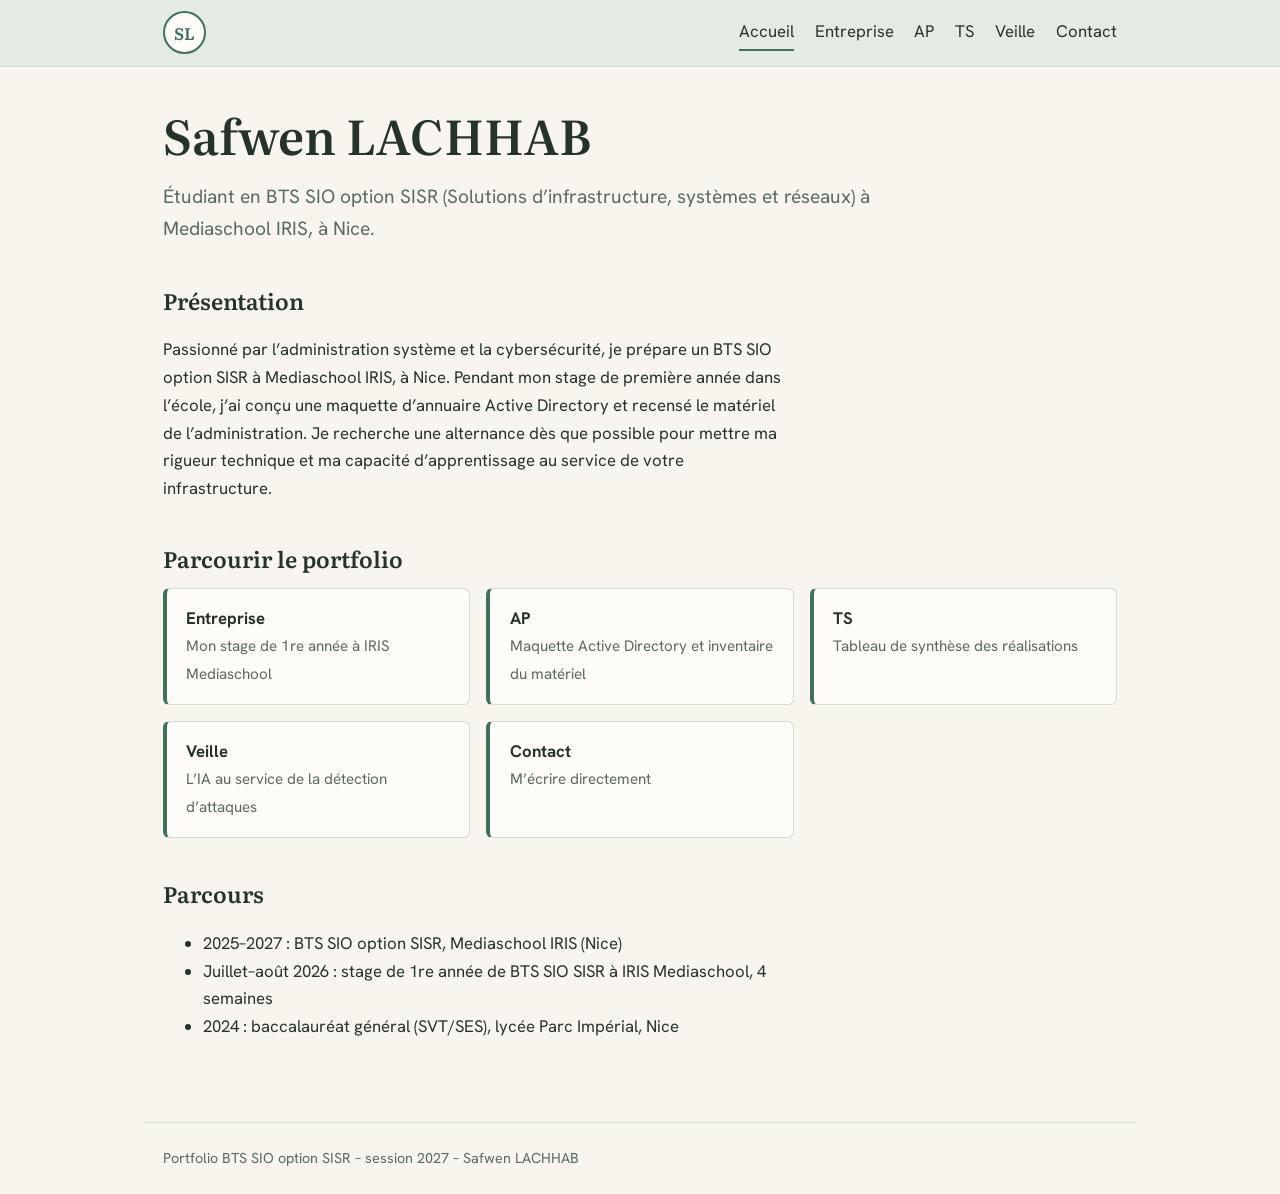
<file: index.html>
<!DOCTYPE html>
<html lang="fr">
<head>
<meta charset="utf-8">
<meta name="viewport" content="width=device-width, initial-scale=1">
<title>Accueil – Safwen LACHHAB</title>
<link rel="preconnect" href="https://fonts.googleapis.com">
<link rel="preconnect" href="https://fonts.gstatic.com" crossorigin>
<link href="https://fonts.googleapis.com/css2?family=Hanken+Grotesk:wght@400;600&family=Literata:wght@500;600&display=swap" rel="stylesheet">
<link rel="stylesheet" href="style.css">
</head>
<body>
<header class="top"><div class="bar">
<a class="logo" href="index.html" aria-label="Safwen Lachhab, accueil">SL</a>
<button class="burger" aria-expanded="false" aria-controls="menu">Menu</button>
<nav id="menu" aria-label="Navigation principale">
<a href="index.html" aria-current="page">Accueil</a>
<a href="entreprise.html">Entreprise</a>
<a href="ap.html">AP</a>
<a href="ts.html">TS</a>
<a href="veille.html">Veille</a>
<a href="contact.html">Contact</a>
</nav></div></header>
<main>
<h1>Safwen LACHHAB</h1>
<p class="lead">Étudiant en BTS SIO option SISR (Solutions d’infrastructure, systèmes et réseaux) à Mediaschool IRIS, à Nice.</p>
<h2>Présentation</h2>
<p>Passionné par l’administration système et la cybersécurité, je prépare un BTS SIO option SISR à Mediaschool IRIS, à Nice. Pendant mon stage de première année dans l’école, j’ai conçu une maquette d’annuaire Active Directory et recensé le matériel de l’administration. Je recherche une alternance dès que possible pour mettre ma rigueur technique et ma capacité d’apprentissage au service de votre infrastructure.</p>
<h2>Parcourir le portfolio</h2>
<div class="grid">
<a class="card" href="entreprise.html"><strong>Entreprise</strong><span>Mon stage de 1re année à IRIS Mediaschool</span></a>
<a class="card" href="ap.html"><strong>AP</strong><span>Maquette Active Directory et inventaire du matériel</span></a>
<a class="card" href="ts.html"><strong>TS</strong><span>Tableau de synthèse des réalisations</span></a>
<a class="card" href="veille.html"><strong>Veille</strong><span>L’IA au service de la détection d’attaques</span></a>
<a class="card" href="contact.html"><strong>Contact</strong><span>M’écrire directement</span></a>
</div>
<h2>Parcours</h2>
<ul><li>2025–2027 : BTS SIO option SISR, Mediaschool IRIS (Nice)</li><li>Juillet–août 2026 : stage de 1re année de BTS SIO SISR à IRIS Mediaschool, 4 semaines</li><li>2024 : baccalauréat général (SVT/SES), lycée Parc Impérial, Nice</li></ul>
</main>
<footer>Portfolio BTS SIO option SISR – session 2027 – Safwen LACHHAB<!-- À MODIFIER : ajouter le n° de candidat si demandé --></footer>
<script src="script.js"></script>
</body>
</html>
</file>
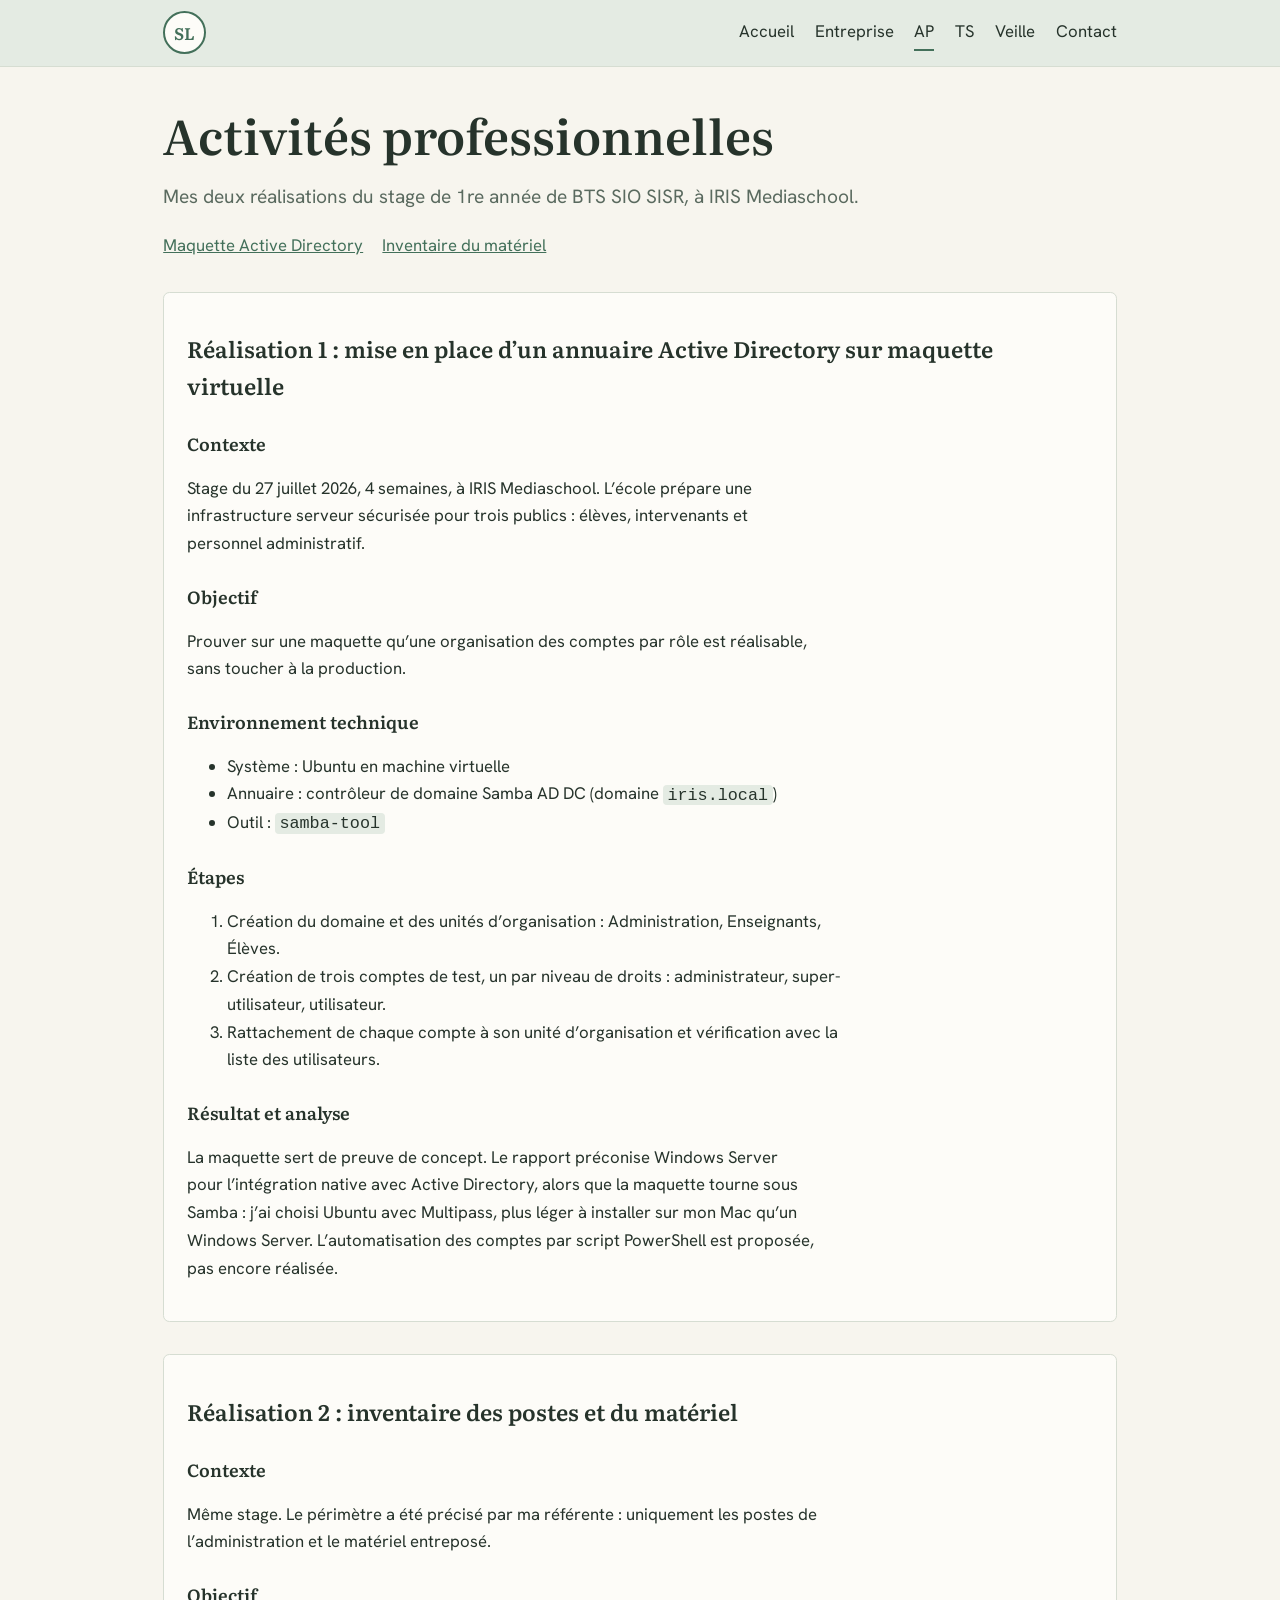
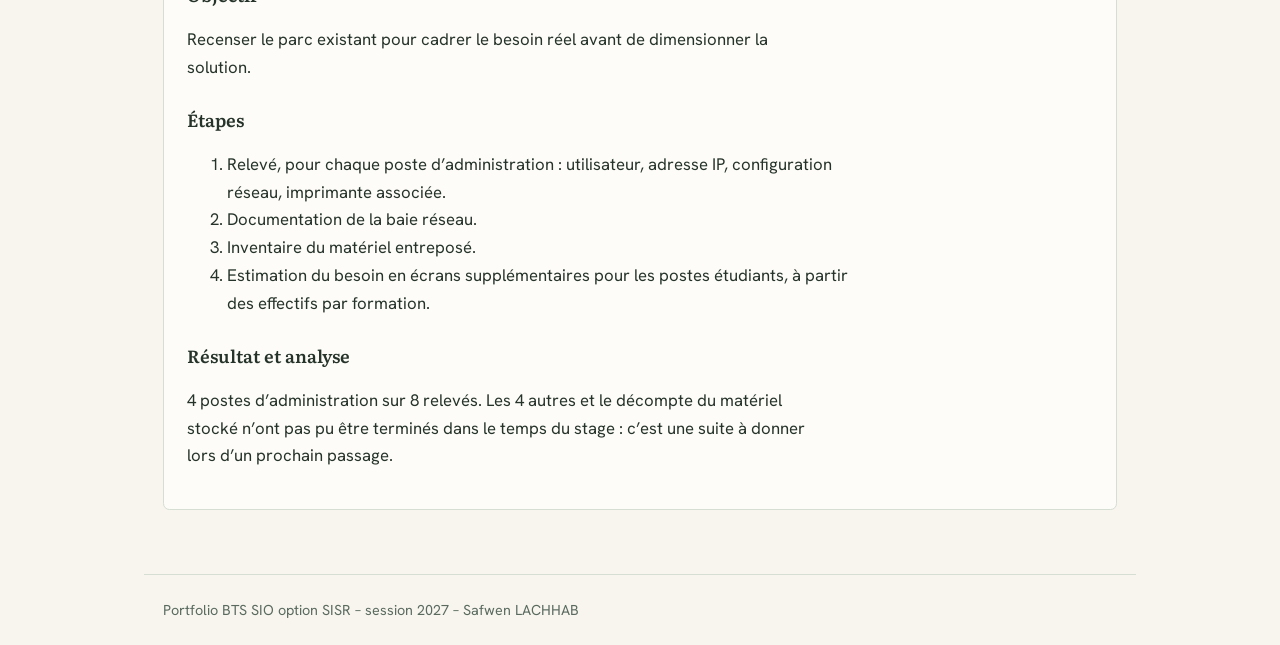
<file: ap.html>
<!DOCTYPE html>
<html lang="fr">
<head>
<meta charset="utf-8">
<meta name="viewport" content="width=device-width, initial-scale=1">
<title>Activités professionnelles – Safwen LACHHAB</title>
<link rel="preconnect" href="https://fonts.googleapis.com">
<link rel="preconnect" href="https://fonts.gstatic.com" crossorigin>
<link href="https://fonts.googleapis.com/css2?family=Hanken+Grotesk:wght@400;600&family=Literata:wght@500;600&display=swap" rel="stylesheet">
<link rel="stylesheet" href="style.css">
</head>
<body>
<header class="top"><div class="bar">
<a class="logo" href="index.html" aria-label="Safwen Lachhab, accueil">SL</a>
<button class="burger" aria-expanded="false" aria-controls="menu">Menu</button>
<nav id="menu" aria-label="Navigation principale">
<a href="index.html">Accueil</a>
<a href="entreprise.html">Entreprise</a>
<a href="ap.html" aria-current="page">AP</a>
<a href="ts.html">TS</a>
<a href="veille.html">Veille</a>
<a href="contact.html">Contact</a>
</nav></div></header>
<main>
<h1>Activités professionnelles</h1>
<p class="lead">Mes deux réalisations du stage de 1re année de BTS SIO SISR, à IRIS Mediaschool.</p>
<p class="sommaire"><a href="#realisation-1">Maquette Active Directory</a><a href="#realisation-2">Inventaire du matériel</a></p>
<section class="bloc" id="realisation-1">
<h2>Réalisation 1 : mise en place d’un annuaire Active Directory sur maquette virtuelle</h2>
<h3>Contexte</h3><p>Stage du 27 juillet 2026, 4 semaines, à IRIS Mediaschool. L’école prépare une infrastructure serveur sécurisée pour trois publics : élèves, intervenants et personnel administratif.</p>
<h3>Objectif</h3><p>Prouver sur une maquette qu’une organisation des comptes par rôle est réalisable, sans toucher à la production.</p>
<h3>Environnement technique</h3>
<ul><li>Système : Ubuntu en machine virtuelle</li><li>Annuaire : contrôleur de domaine Samba AD DC (domaine <code>iris.local</code>)</li><li>Outil : <code>samba-tool</code></li></ul>
<h3>Étapes</h3><ol><li>Création du domaine et des unités d’organisation : Administration, Enseignants, Élèves.</li><li>Création de trois comptes de test, un par niveau de droits : administrateur, super-utilisateur, utilisateur.</li><li>Rattachement de chaque compte à son unité d’organisation et vérification avec la liste des utilisateurs.</li></ol>
<h3>Résultat et analyse</h3><p>La maquette sert de preuve de concept. Le rapport préconise Windows Server pour l’intégration native avec Active Directory, alors que la maquette tourne sous Samba : j’ai choisi Ubuntu avec Multipass, plus léger à installer sur mon Mac qu’un Windows Server. L’automatisation des comptes par script PowerShell est proposée, pas encore réalisée.</p>
<!-- À AJOUTER : lien vers une procédure PDF anonymisée -->
</section>
<section class="bloc" id="realisation-2">
<h2>Réalisation 2 : inventaire des postes et du matériel</h2>
<h3>Contexte</h3><p>Même stage. Le périmètre a été précisé par ma référente : uniquement les postes de l’administration et le matériel entreposé.</p>
<h3>Objectif</h3><p>Recenser le parc existant pour cadrer le besoin réel avant de dimensionner la solution.</p>
<h3>Étapes</h3><ol><li>Relevé, pour chaque poste d’administration : utilisateur, adresse IP, configuration réseau, imprimante associée.</li><li>Documentation de la baie réseau.</li><li>Inventaire du matériel entreposé.</li><li>Estimation du besoin en écrans supplémentaires pour les postes étudiants, à partir des effectifs par formation.</li></ol>
<h3>Résultat et analyse</h3><p>4 postes d’administration sur 8 relevés. Les 4 autres et le décompte du matériel stocké n’ont pas pu être terminés dans le temps du stage : c’est une suite à donner lors d’un prochain passage.</p>
</section>
</main>
<footer>Portfolio BTS SIO option SISR – session 2027 – Safwen LACHHAB<!-- À MODIFIER : ajouter le n° de candidat si demandé --></footer>
<script src="script.js"></script>
</body>
</html>
</file>
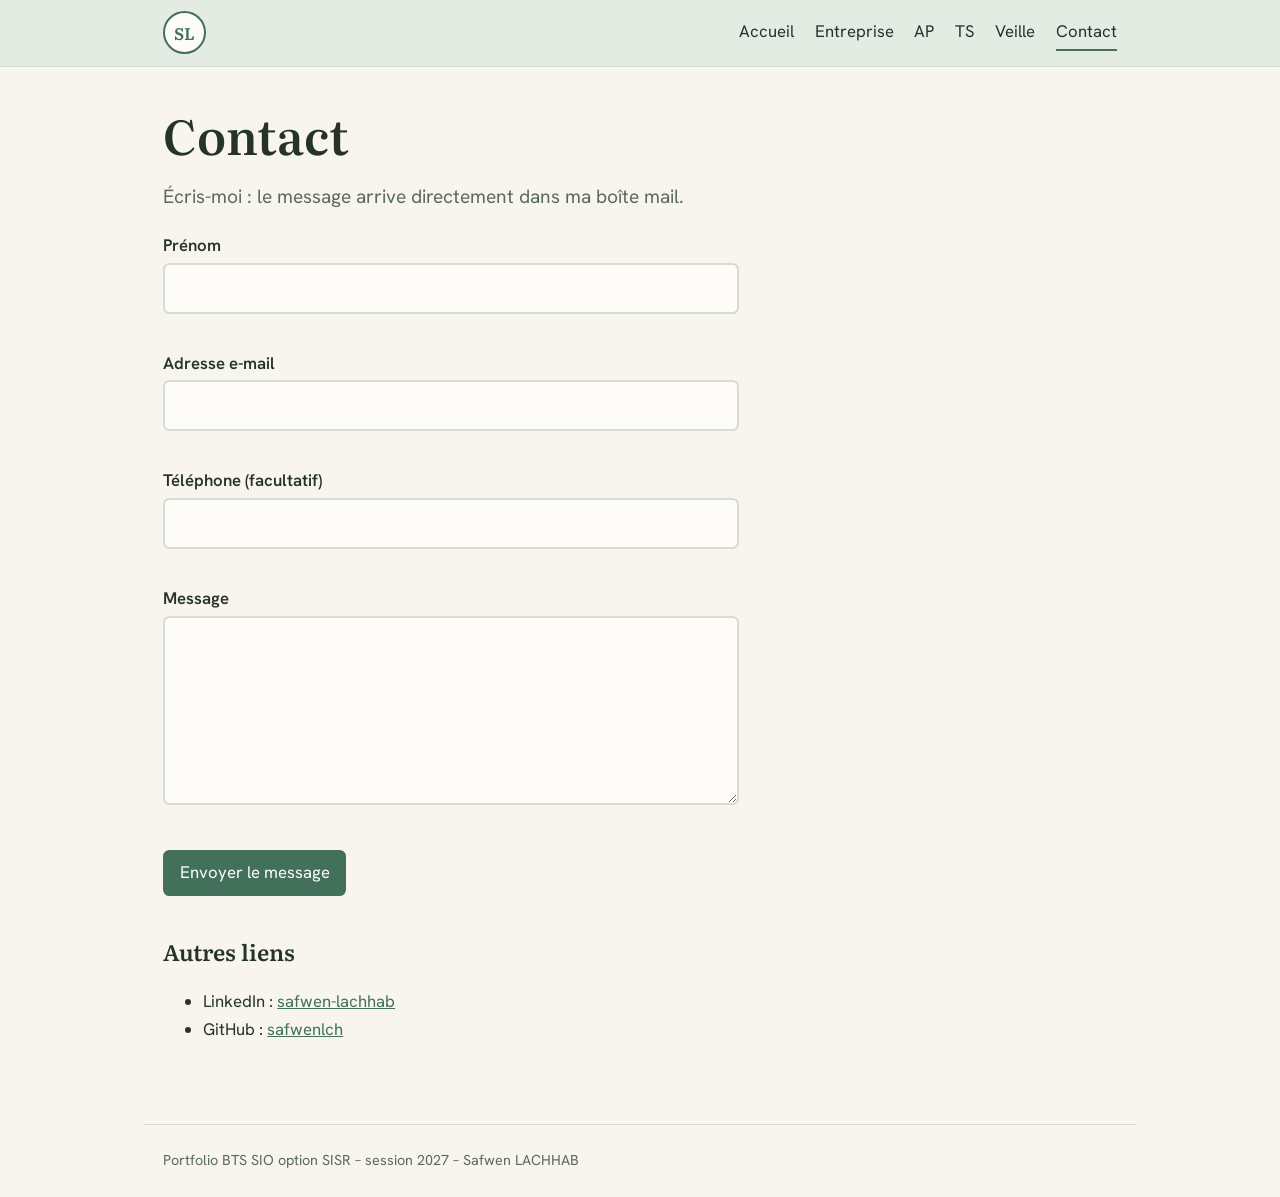
<file: contact.html>
<!DOCTYPE html>
<html lang="fr">
<head>
<meta charset="utf-8">
<meta name="viewport" content="width=device-width, initial-scale=1">
<title>Contact – Safwen LACHHAB</title>
<link rel="preconnect" href="https://fonts.googleapis.com">
<link rel="preconnect" href="https://fonts.gstatic.com" crossorigin>
<link href="https://fonts.googleapis.com/css2?family=Hanken+Grotesk:wght@400;600&family=Literata:wght@500;600&display=swap" rel="stylesheet">
<link rel="stylesheet" href="style.css">
</head>
<body>
<header class="top"><div class="bar">
<a class="logo" href="index.html" aria-label="Safwen Lachhab, accueil">SL</a>
<button class="burger" aria-expanded="false" aria-controls="menu">Menu</button>
<nav id="menu" aria-label="Navigation principale">
<a href="index.html">Accueil</a>
<a href="entreprise.html">Entreprise</a>
<a href="ap.html">AP</a>
<a href="ts.html">TS</a>
<a href="veille.html">Veille</a>
<a href="contact.html" aria-current="page">Contact</a>
</nav></div></header>
<main>
<h1>Contact</h1>
<p class="lead">Écris-moi : le message arrive directement dans ma boîte mail.</p>
<form id="contact" novalidate>
<input type="hidden" name="access_key" value="5d6b4967-ea6b-4151-acdc-26d9016ea0ee">
<input type="hidden" name="subject" value="Message depuis mon portfolio">
<input type="checkbox" name="botcheck" class="trap" tabindex="-1" autocomplete="off">
<p><label for="prenom">Prénom</label><input id="prenom" name="name" type="text" autocomplete="given-name" required aria-describedby="e-prenom"><small class="err" id="e-prenom"></small></p>
<p><label for="email">Adresse e-mail</label><input id="email" name="email" type="email" autocomplete="email" required aria-describedby="e-email"><small class="err" id="e-email"></small></p>
<p><label for="tel">Téléphone (facultatif)</label><input id="tel" name="phone" type="tel" autocomplete="tel" aria-describedby="e-tel"><small class="err" id="e-tel"></small></p>
<p><label for="msg">Message</label><textarea id="msg" name="message" rows="6" required aria-describedby="e-msg"></textarea><small class="err" id="e-msg"></small></p>
<button class="btn solid" type="submit">Envoyer le message</button>
<p id="statut" role="status"></p>
</form>
<h2>Autres liens</h2>
<ul><li>LinkedIn : <a href="https://www.linkedin.com/in/safwen-lachhab-201304335" target="_blank" rel="noopener">safwen-lachhab</a></li><li>GitHub : <a href="https://github.com/safwenlch" target="_blank" rel="noopener">safwenlch</a></li></ul>
</main>
<footer>Portfolio BTS SIO option SISR – session 2027 – Safwen LACHHAB<!-- À MODIFIER : ajouter le n° de candidat si demandé --></footer>
<script src="script.js"></script>
</body>
</html>
</file>
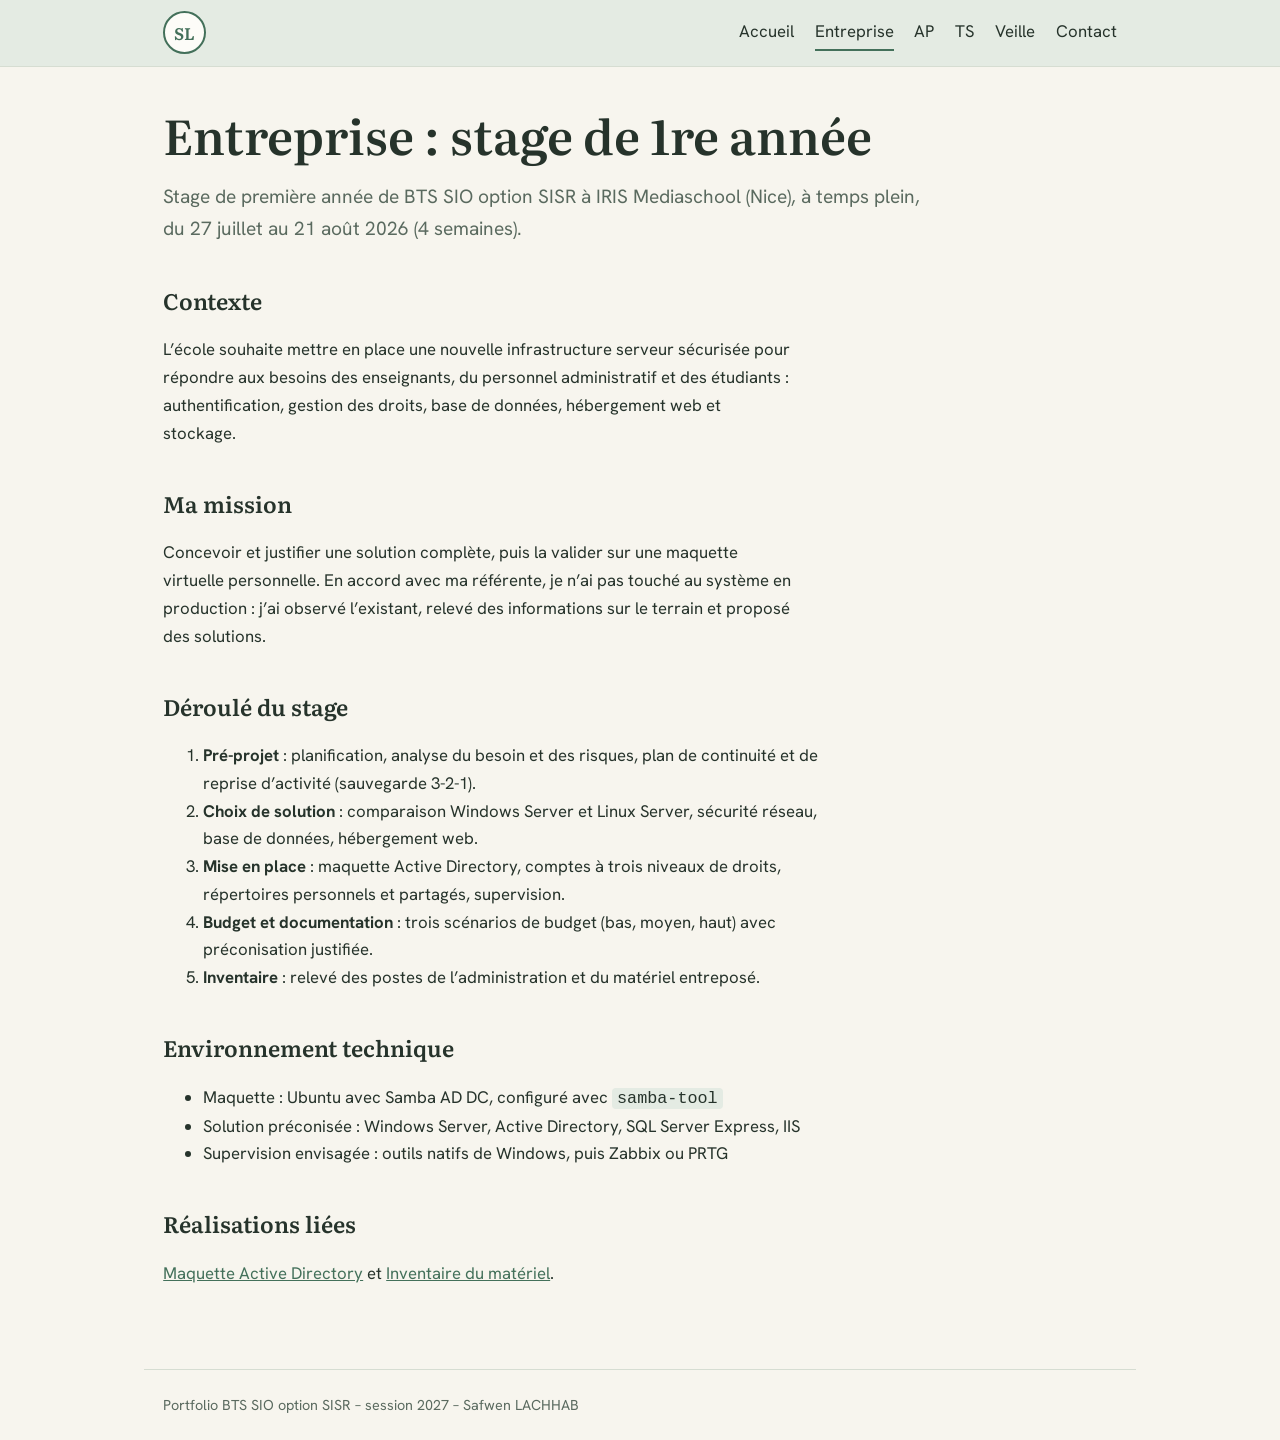
<file: entreprise.html>
<!DOCTYPE html>
<html lang="fr">
<head>
<meta charset="utf-8">
<meta name="viewport" content="width=device-width, initial-scale=1">
<title>Entreprise – Safwen LACHHAB</title>
<link rel="preconnect" href="https://fonts.googleapis.com">
<link rel="preconnect" href="https://fonts.gstatic.com" crossorigin>
<link href="https://fonts.googleapis.com/css2?family=Hanken+Grotesk:wght@400;600&family=Literata:wght@500;600&display=swap" rel="stylesheet">
<link rel="stylesheet" href="style.css">
</head>
<body>
<header class="top"><div class="bar">
<a class="logo" href="index.html" aria-label="Safwen Lachhab, accueil">SL</a>
<button class="burger" aria-expanded="false" aria-controls="menu">Menu</button>
<nav id="menu" aria-label="Navigation principale">
<a href="index.html">Accueil</a>
<a href="entreprise.html" aria-current="page">Entreprise</a>
<a href="ap.html">AP</a>
<a href="ts.html">TS</a>
<a href="veille.html">Veille</a>
<a href="contact.html">Contact</a>
</nav></div></header>
<main>
<h1>Entreprise : stage de 1re année</h1>
<p class="lead">Stage de première année de BTS SIO option SISR à IRIS Mediaschool (Nice), à temps plein, du 27 juillet au 21 août 2026 (4 semaines).</p>
<h2>Contexte</h2>
<p>L’école souhaite mettre en place une nouvelle infrastructure serveur sécurisée pour répondre aux besoins des enseignants, du personnel administratif et des étudiants : authentification, gestion des droits, base de données, hébergement web et stockage.</p>
<h2>Ma mission</h2>
<p>Concevoir et justifier une solution complète, puis la valider sur une maquette virtuelle personnelle. En accord avec ma référente, je n’ai pas touché au système en production : j’ai observé l’existant, relevé des informations sur le terrain et proposé des solutions.</p>
<h2>Déroulé du stage</h2>
<ol><li><strong>Pré-projet</strong> : planification, analyse du besoin et des risques, plan de continuité et de reprise d’activité (sauvegarde 3-2-1).</li>
<li><strong>Choix de solution</strong> : comparaison Windows Server et Linux Server, sécurité réseau, base de données, hébergement web.</li>
<li><strong>Mise en place</strong> : maquette Active Directory, comptes à trois niveaux de droits, répertoires personnels et partagés, supervision.</li>
<li><strong>Budget et documentation</strong> : trois scénarios de budget (bas, moyen, haut) avec préconisation justifiée.</li>
<li><strong>Inventaire</strong> : relevé des postes de l’administration et du matériel entreposé.</li></ol>
<h2>Environnement technique</h2>
<ul><li>Maquette : Ubuntu avec Samba AD DC, configuré avec <code>samba-tool</code></li><li>Solution préconisée : Windows Server, Active Directory, SQL Server Express, IIS</li><li>Supervision envisagée : outils natifs de Windows, puis Zabbix ou PRTG</li></ul>
<h2>Réalisations liées</h2>
<p><a href="ap.html#realisation-1">Maquette Active Directory</a> et <a href="ap.html#realisation-2">Inventaire du matériel</a>.</p>
</main>
<footer>Portfolio BTS SIO option SISR – session 2027 – Safwen LACHHAB<!-- À MODIFIER : ajouter le n° de candidat si demandé --></footer>
<script src="script.js"></script>
</body>
</html>
</file>
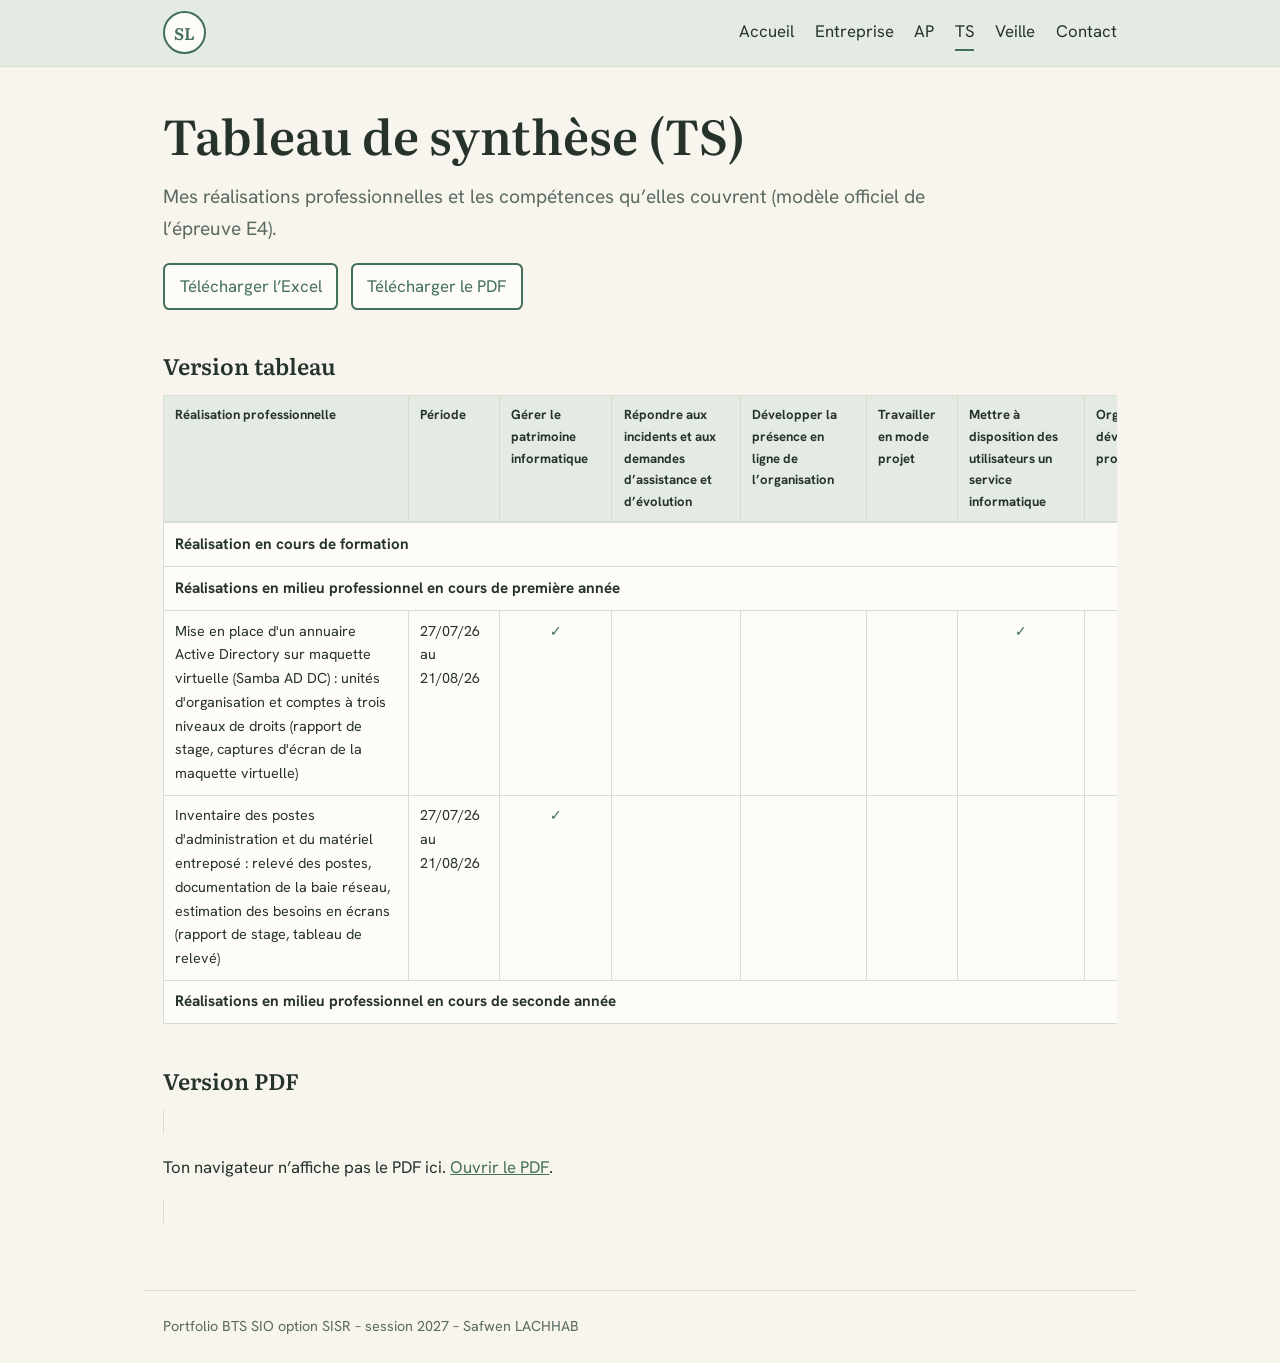
<file: ts.html>
<!DOCTYPE html>
<html lang="fr">
<head>
<meta charset="utf-8">
<meta name="viewport" content="width=device-width, initial-scale=1">
<title>Tableau de synthèse (TS) – Safwen LACHHAB</title>
<link rel="preconnect" href="https://fonts.googleapis.com">
<link rel="preconnect" href="https://fonts.gstatic.com" crossorigin>
<link href="https://fonts.googleapis.com/css2?family=Hanken+Grotesk:wght@400;600&family=Literata:wght@500;600&display=swap" rel="stylesheet">
<link rel="stylesheet" href="style.css">
</head>
<body>
<header class="top"><div class="bar">
<a class="logo" href="index.html" aria-label="Safwen Lachhab, accueil">SL</a>
<button class="burger" aria-expanded="false" aria-controls="menu">Menu</button>
<nav id="menu" aria-label="Navigation principale">
<a href="index.html">Accueil</a>
<a href="entreprise.html">Entreprise</a>
<a href="ap.html">AP</a>
<a href="ts.html" aria-current="page">TS</a>
<a href="veille.html">Veille</a>
<a href="contact.html">Contact</a>
</nav></div></header>
<main>
<h1>Tableau de synthèse (TS)</h1>
<p class="lead">Mes réalisations professionnelles et les compétences qu’elles couvrent (modèle officiel de l’épreuve E4).</p>
<p class="actions"><a class="btn" href="docs/tableau-synthese.xlsx" download>Télécharger l’Excel</a><a class="btn" href="docs/tableau-synthese.pdf" download>Télécharger le PDF</a></p>
<h2>Version tableau</h2>
<div class="wrap"><table class="synth"><caption class="sr">Réalisations et compétences couvertes</caption><thead><tr><th>Réalisation professionnelle</th><th>Période</th>
<th>Gérer le patrimoine informatique</th>
<th>Répondre aux incidents et aux demandes d’assistance et d’évolution</th>
<th>Développer la présence en ligne de l’organisation</th>
<th>Travailler en mode projet</th>
<th>Mettre à disposition des utilisateurs un service informatique</th>
<th>Organiser son développement professionnel</th>
</tr></thead><tbody>
<tr class="sec"><th colspan="8" scope="colgroup">Réalisation en cours de formation</th></tr>
<tr class="sec"><th colspan="8" scope="colgroup">Réalisations en milieu professionnel en cours de première année</th></tr>
<tr><td>Mise en place d&#x27;un annuaire Active Directory sur maquette virtuelle (Samba AD DC) : unités d&#x27;organisation et comptes à trois niveaux de droits (rapport de stage, captures d&#x27;écran de la maquette virtuelle)</td><td>27/07/26 au 21/08/26</td><td class="ck"><span aria-label="oui">✓</span></td><td class="ck"></td><td class="ck"></td><td class="ck"></td><td class="ck"><span aria-label="oui">✓</span></td><td class="ck"></td></tr>
<tr><td>Inventaire des postes d&#x27;administration et du matériel entreposé : relevé des postes, documentation de la baie réseau, estimation des besoins en écrans (rapport de stage, tableau de relevé)</td><td>27/07/26 au 21/08/26</td><td class="ck"><span aria-label="oui">✓</span></td><td class="ck"></td><td class="ck"></td><td class="ck"></td><td class="ck"></td><td class="ck"></td></tr>
<tr class="sec"><th colspan="8" scope="colgroup">Réalisations en milieu professionnel en cours de seconde année</th></tr>
</tbody></table></div>
<h2>Version PDF</h2>
<object class="pdf" data="docs/tableau-synthese.pdf" type="application/pdf"><p>Ton navigateur n’affiche pas le PDF ici. <a href="docs/tableau-synthese.pdf">Ouvrir le PDF</a>.</p></object>
</main>
<footer>Portfolio BTS SIO option SISR – session 2027 – Safwen LACHHAB<!-- À MODIFIER : ajouter le n° de candidat si demandé --></footer>
<script src="script.js"></script>
</body>
</html>
</file>
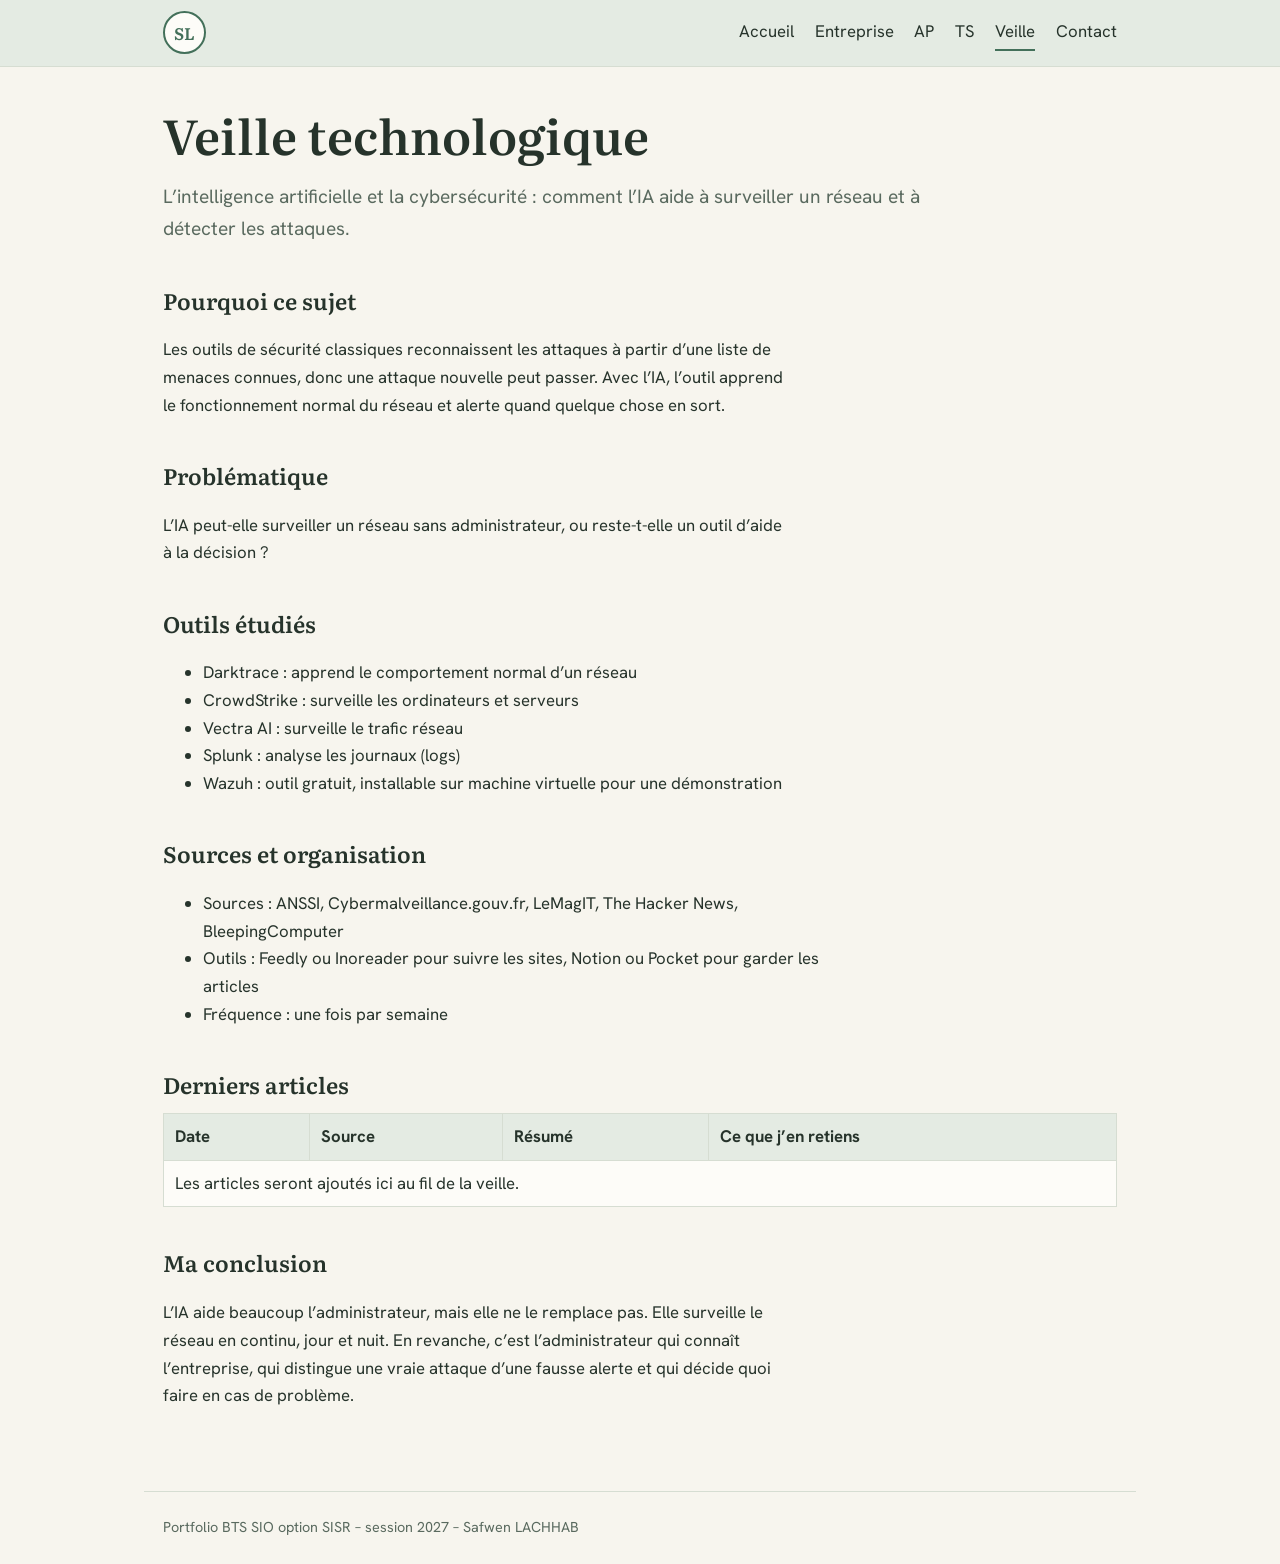
<file: veille.html>
<!DOCTYPE html>
<html lang="fr">
<head>
<meta charset="utf-8">
<meta name="viewport" content="width=device-width, initial-scale=1">
<title>Veille technologique – Safwen LACHHAB</title>
<link rel="preconnect" href="https://fonts.googleapis.com">
<link rel="preconnect" href="https://fonts.gstatic.com" crossorigin>
<link href="https://fonts.googleapis.com/css2?family=Hanken+Grotesk:wght@400;600&family=Literata:wght@500;600&display=swap" rel="stylesheet">
<link rel="stylesheet" href="style.css">
</head>
<body>
<header class="top"><div class="bar">
<a class="logo" href="index.html" aria-label="Safwen Lachhab, accueil">SL</a>
<button class="burger" aria-expanded="false" aria-controls="menu">Menu</button>
<nav id="menu" aria-label="Navigation principale">
<a href="index.html">Accueil</a>
<a href="entreprise.html">Entreprise</a>
<a href="ap.html">AP</a>
<a href="ts.html">TS</a>
<a href="veille.html" aria-current="page">Veille</a>
<a href="contact.html">Contact</a>
</nav></div></header>
<main>
<h1>Veille technologique</h1>
<p class="lead">L’intelligence artificielle et la cybersécurité : comment l’IA aide à surveiller un réseau et à détecter les attaques.</p>
<h2>Pourquoi ce sujet</h2>
<p>Les outils de sécurité classiques reconnaissent les attaques à partir d’une liste de menaces connues, donc une attaque nouvelle peut passer. Avec l’IA, l’outil apprend le fonctionnement normal du réseau et alerte quand quelque chose en sort.</p>
<h2>Problématique</h2>
<p>L’IA peut-elle surveiller un réseau sans administrateur, ou reste-t-elle un outil d’aide à la décision ?</p>
<h2>Outils étudiés</h2>
<ul><li>Darktrace : apprend le comportement normal d’un réseau</li><li>CrowdStrike : surveille les ordinateurs et serveurs</li><li>Vectra AI : surveille le trafic réseau</li><li>Splunk : analyse les journaux (logs)</li><li>Wazuh : outil gratuit, installable sur machine virtuelle pour une démonstration</li></ul>
<h2>Sources et organisation</h2>
<ul><li>Sources : ANSSI, Cybermalveillance.gouv.fr, LeMagIT, The Hacker News, BleepingComputer</li><li>Outils : Feedly ou Inoreader pour suivre les sites, Notion ou Pocket pour garder les articles</li><li>Fréquence : une fois par semaine</li></ul>
<h2>Derniers articles</h2>
<div class="wrap"><table><tr><th>Date</th><th>Source</th><th>Résumé</th><th>Ce que j’en retiens</th></tr>
<!-- À MODIFIER : ajouter une ligne par article lu (date, source avec lien, résumé, ce que j’en retiens) puis supprimer la ligne « à venir » -->
<tr><td colspan="4">Les articles seront ajoutés ici au fil de la veille.</td></tr></table></div>
<h2>Ma conclusion</h2><p>L’IA aide beaucoup l’administrateur, mais elle ne le remplace pas. Elle surveille le réseau en continu, jour et nuit. En revanche, c’est l’administrateur qui connaît l’entreprise, qui distingue une vraie attaque d’une fausse alerte et qui décide quoi faire en cas de problème.</p>
</main>
<footer>Portfolio BTS SIO option SISR – session 2027 – Safwen LACHHAB<!-- À MODIFIER : ajouter le n° de candidat si demandé --></footer>
<script src="script.js"></script>
</body>
</html>
</file>
<file: style.css>
:root{--bg:#F7F5EE;--panel:#FDFCF8;--ink:#26332B;--mute:#5A6A5F;--line:#D6DDD2;--accent:#43705A;--soft:#E4EBE3;--err:#B3261E}
*{box-sizing:border-box}html{scroll-padding-top:5rem}
body{margin:0;background:var(--bg);color:var(--ink);font:1.05rem/1.65 "Hanken Grotesk",system-ui,sans-serif}
a{color:var(--accent)}a:focus-visible,button:focus-visible,input:focus-visible,textarea:focus-visible{outline:3px solid var(--accent);outline-offset:2px}
.top{background:var(--soft);border-bottom:1px solid var(--line);position:sticky;top:0;z-index:5}
.bar{max-width:62rem;margin:auto;padding:.7rem 1.2rem;display:flex;align-items:center;gap:1rem;flex-wrap:wrap}
.logo{width:2.7rem;height:2.7rem;border:2px solid var(--accent);border-radius:50%;display:grid;place-items:center;font:600 1.05rem "Literata",serif;color:var(--accent);text-decoration:none;background:var(--panel)}
nav{display:flex;align-items:center;gap:.3rem 1.3rem;flex-wrap:wrap;margin-left:auto}
nav a{color:var(--ink);text-decoration:none;padding:.2rem 0;border-bottom:2px solid transparent}
nav a:hover,nav a[aria-current]{border-color:var(--accent)}
nav a.cv,.btn.solid{background:var(--accent);color:#fff;padding:.45rem .9rem;border:2px solid var(--accent);border-radius:.4rem;font:inherit;cursor:pointer}
.burger{display:none;margin-left:auto;font:inherit;padding:.4rem .8rem;border:2px solid var(--accent);background:var(--panel);color:var(--accent);border-radius:.4rem;cursor:pointer}
main{max-width:62rem;margin:auto;padding:2.5rem 1.2rem 4rem}
h1,h2,h3{font-family:"Literata",serif;font-weight:600}
h1{font-size:clamp(2rem,5vw,3rem);line-height:1.15;margin:0 0 .6rem}
h2{font-size:1.4rem;margin:2.4rem 0 .6rem}h3{font-size:1.1rem;margin:1.5rem 0 .3rem}
p,li{max-width:70ch}.lead{font-size:1.2rem;color:var(--mute)}
.grid{display:grid;gap:1rem;grid-template-columns:repeat(auto-fit,minmax(15rem,1fr))}
.card{display:block;background:var(--panel);border:1px solid var(--line);border-left:4px solid var(--accent);border-radius:.4rem;padding:1rem 1.2rem;color:inherit;text-decoration:none}
.card:hover{background:var(--soft)}.card strong{display:block}.card span{color:var(--mute);font-size:.95rem}
.bloc{background:var(--panel);border:1px solid var(--line);border-radius:.4rem;padding:0 1.4rem 1.4rem;margin-top:2rem}
.sommaire{display:flex;gap:1.2rem;flex-wrap:wrap}
.wrap{overflow-x:auto}table{border-collapse:collapse;width:100%;min-width:34rem;background:var(--panel)}
th,td{border:1px solid var(--line);padding:.55rem .7rem;text-align:left;vertical-align:top}th{background:var(--soft)}
.actions{display:flex;gap:.8rem;flex-wrap:wrap}
.btn{display:inline-block;padding:.45rem .9rem;border:2px solid var(--accent);border-radius:.4rem;color:var(--accent);text-decoration:none;background:var(--panel)}
.btn:hover{background:var(--soft)}.btn.solid:hover{background:#355a49}
.pdf{width:100%;height:70vh;border:1px solid var(--line);background:var(--panel)}
form{max-width:36rem}label{display:block;font-weight:600;margin-bottom:.2rem}
input[type=text],input[type=email],input[type=tel],textarea{width:100%;font:inherit;padding:.6rem .7rem;border:2px solid var(--line);border-radius:.4rem;background:var(--panel);color:var(--ink)}
input[aria-invalid=true],textarea[aria-invalid=true]{border-color:var(--err)}
.err{display:block;color:var(--err);font-size:.92rem;min-height:1.3em}
.trap{position:absolute;left:-9999px}#statut{font-weight:600}#statut.ok{color:var(--accent)}#statut.ko{color:var(--err)}
footer{max-width:62rem;margin:auto;padding:1.5rem 1.2rem;color:var(--mute);font-size:.9rem;border-top:1px solid var(--line)}
@media(max-width:820px){.burger{display:block}nav{display:none;width:100%;flex-direction:column;align-items:flex-start;padding:.6rem 0}nav.open{display:flex}nav a.cv{margin-top:.4rem}}

.synth{min-width:66rem;font-size:.9rem}.synth th{font-size:.82rem}.synth td.ck{text-align:center;color:var(--accent);font-weight:600}
.synth tr.sec th{background:var(--panel);text-align:left;font-size:.95rem}.sr{position:absolute;left:-9999px}
code{background:var(--soft);padding:.05rem .3rem;border-radius:.25rem}
</file>
